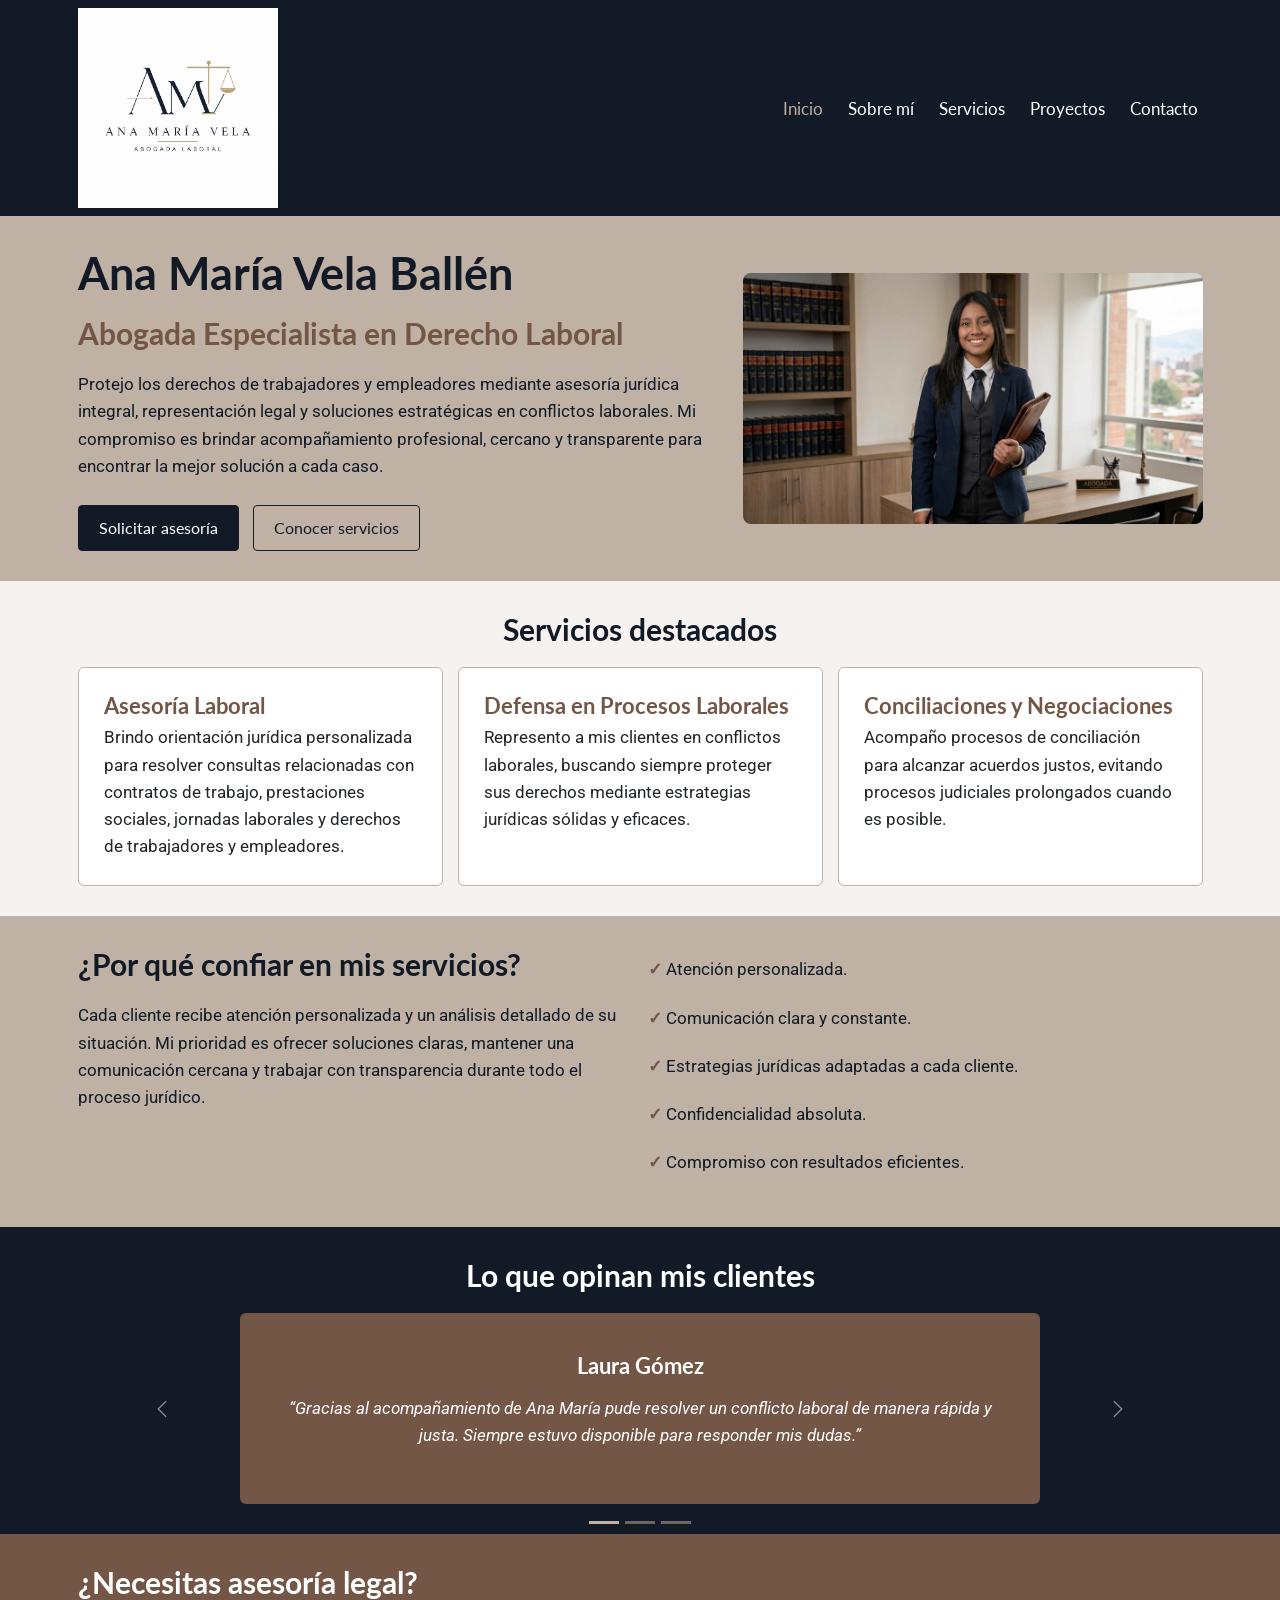
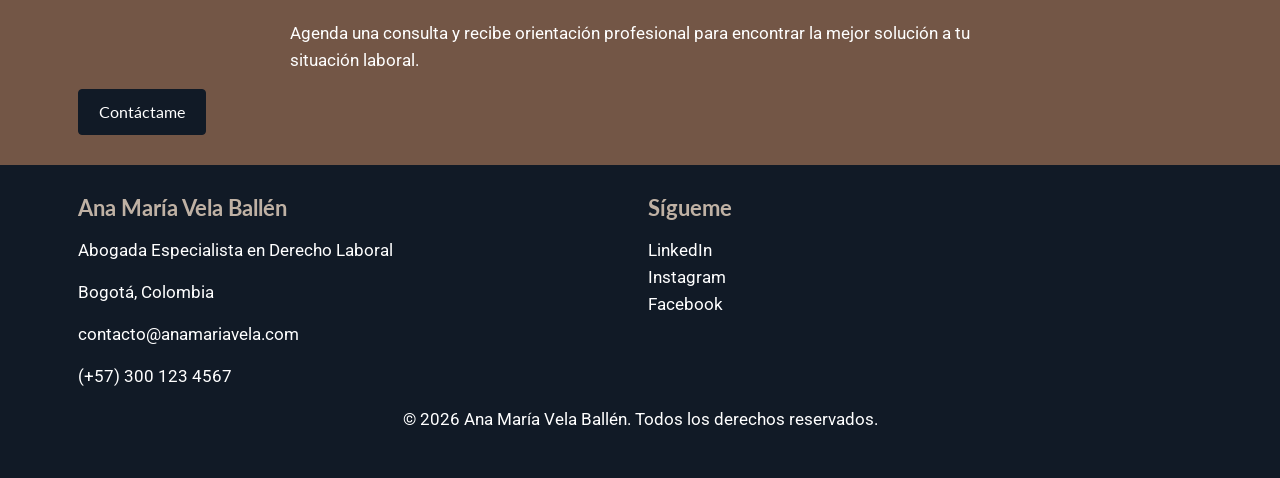
<file: index.html>
<!DOCTYPE html>
<html lang="es">

<head>
    <meta charset="UTF-8">
    <meta name="viewport" content="width=device-width, initial-scale=1.0">

    <title>Ana María Vela Ballén | Abogada Laboral</title>
    <link
        href="https://cdn.jsdelivr.net/npm/bootstrap@5.3.8/dist/css/bootstrap.min.css"
        rel="stylesheet"
        integrity="sha384-sRIl4kxILFvY47J16cr9ZwB07vP4J8+LH7qKQnuqkuIAvNWLzeN8tE5YBujZqJLB"
        crossorigin="anonymous">

    <link 
        href="https://unpkg.com/aos@2.3.1/dist/aos.css" rel="stylesheet">

    <link 
        rel="stylesheet" href="./css/style.css">
</head>

<body>

    <header>
        <nav class="navbar navbar-expand-lg">
            <div class="container">

                <a class="navbar-brand" href="./index.html">
                    <img
                        class="logo-navbar"
                        src="./img/logo.png"
                        alt="Logo de Ana María Vela, abogada laboral."
                    >
                </a>

                <button
                    class="navbar-toggler"
                    type="button"
                    data-bs-toggle="collapse"
                    data-bs-target="#menu-principal"
                    aria-controls="menu-principal"
                    aria-expanded="false"
                    aria-label="Abrir o cerrar menú de navegación"
                >
                    <span class="navbar-toggler-icon"></span>
                </button>

                <div class="collapse navbar-collapse" id="menu-principal">
                    <ul class="navbar-nav ms-auto">

                        <li class="nav-item">
                            <a
                                class="nav-link active"
                                aria-current="page"
                                href="./index.html"
                            >
                                Inicio
                            </a>
                        </li>

                        <li class="nav-item">
                            <a class="nav-link" href="./pages/sobremi.html">
                                Sobre mí
                            </a>
                        </li>

                        <li class="nav-item">
                            <a class="nav-link" href="./pages/servicios.html">
                                Servicios
                            </a>
                        </li>

                        <li class="nav-item">
                            <a class="nav-link" href="./pages/proyectos.html">
                                Proyectos
                            </a>
                        </li>

                        <li class="nav-item">
                            <a class="nav-link" href="./pages/contacto.html">
                                Contacto
                            </a>
                        </li>

                    </ul>
                </div>

            </div>
        </nav>
    </header>

    <main>

        <!-- Hero -->
        <section class="hero py-5">
            <div class="container">

                <div class="row align-items-center">

                    <div class="col-12 col-md-6 col-lg-7">

                        <h1>Ana María Vela Ballén</h1>

                        <h2>Abogada Especialista en Derecho Laboral</h2>

                        <p>
                            Protejo los derechos de trabajadores y empleadores mediante
                            asesoría jurídica integral, representación legal y soluciones
                            estratégicas en conflictos laborales. Mi compromiso es brindar
                            acompañamiento profesional, cercano y transparente para encontrar
                            la mejor solución a cada caso.
                        </p>

                        <a class="btn btn-primary" href="./pages/contacto.html">
                            Solicitar asesoría
                        </a>

                        <a class="btn btn-outline-primary" href="./pages/servicios.html">
                            Conocer servicios
                        </a>

                    </div>

                    <div class="col-12 col-md-6 col-lg-5">

                        <img
                            class="img-fluid"
                            src="./img/ana-profesional1.jpeg"
                            alt="Ana María Vela, abogada especialista en Derecho Laboral, sosteniendo una carpeta en su despacho jurídico."
                        >

                    </div>

                </div>

            </div>
        </section>

        <!-- Servicios destacados -->
        <section class="servicios-destacados py-5">
            <div class="container">

                <h2>Servicios destacados</h2>

                <div class="row">

                    <article class="col-12 col-md-6 col-lg-4">
                        <div class="card h-100">

                            <div class="card-body">
                                <h3 class="card-title">
                                    Asesoría Laboral
                                </h3>

                                <p class="card-text">
                                    Brindo orientación jurídica personalizada para resolver
                                    consultas relacionadas con contratos de trabajo,
                                    prestaciones sociales, jornadas laborales y derechos
                                    de trabajadores y empleadores.
                                </p>
                            </div>

                        </div>
                    </article>

                    <article class="col-12 col-md-6 col-lg-4">
                        <div class="card h-100">

                            <div class="card-body">
                                <h3 class="card-title">
                                    Defensa en Procesos Laborales
                                </h3>

                                <p class="card-text">
                                    Represento a mis clientes en conflictos laborales,
                                    buscando siempre proteger sus derechos mediante
                                    estrategias jurídicas sólidas y eficaces.
                                </p>
                            </div>

                        </div>
                    </article>

                    <article class="col-12 col-md-6 col-lg-4">
                        <div class="card h-100">

                            <div class="card-body">
                                <h3 class="card-title">
                                    Conciliaciones y Negociaciones
                                </h3>

                                <p class="card-text">
                                    Acompaño procesos de conciliación para alcanzar acuerdos
                                    justos, evitando procesos judiciales prolongados cuando
                                    es posible.
                                </p>
                            </div>

                        </div>
                    </article>

                </div>

            </div>
        </section>

        <!-- Por qué elegirme -->
        <section class="porque-elegirme py-5">
            <div class="container">

                <div class="row">

                    <div class="col-12 col-md-6">

                        <h2>¿Por qué confiar en mis servicios?</h2>

                        <p>
                            Cada cliente recibe atención personalizada y un análisis detallado
                            de su situación. Mi prioridad es ofrecer soluciones claras, mantener
                            una comunicación cercana y trabajar con transparencia durante todo
                            el proceso jurídico.
                        </p>

                    </div>

                    <div class="col-12 col-md-6">

                        <ul>
                            <li>Atención personalizada.</li>
                            <li>Comunicación clara y constante.</li>
                            <li>Estrategias jurídicas adaptadas a cada cliente.</li>
                            <li>Confidencialidad absoluta.</li>
                            <li>Compromiso con resultados eficientes.</li>
                        </ul>

                    </div>

                </div>

            </div>
        </section>

        <!-- Carousel de testimonios -->
        <section class="testimonios py-5">
            <div class="container">

                <h2>Lo que opinan mis clientes</h2>

                <div
                    id="carousel-testimonios"
                    class="carousel slide"
                    data-bs-ride="carousel"
                >

                    <div class="carousel-indicators">

                        <button
                            type="button"
                            data-bs-target="#carousel-testimonios"
                            data-bs-slide-to="0"
                            class="active"
                            aria-current="true"
                            aria-label="Testimonio 1"
                        ></button>

                        <button
                            type="button"
                            data-bs-target="#carousel-testimonios"
                            data-bs-slide-to="1"
                            aria-label="Testimonio 2"
                        ></button>

                        <button
                            type="button"
                            data-bs-target="#carousel-testimonios"
                            data-bs-slide-to="2"
                            aria-label="Testimonio 3"
                        ></button>

                    </div>

                    <div class="carousel-inner">

                        <div class="carousel-item active">
                            <article class="testimonio">
                                <h3>Laura Gómez</h3>

                                <p>
                                    “Gracias al acompañamiento de Ana María pude resolver
                                    un conflicto laboral de manera rápida y justa. Siempre
                                    estuvo disponible para responder mis dudas.”
                                </p>
                            </article>
                        </div>

                        <div class="carousel-item">
                            <article class="testimonio">
                                <h3>Carlos Méndez</h3>

                                <p>
                                    “Su profesionalismo y claridad me dieron la confianza
                                    necesaria para afrontar mi proceso laboral con tranquilidad.”
                                </p>
                            </article>
                        </div>

                        <div class="carousel-item">
                            <article class="testimonio">
                                <h3>Andrea Ruiz</h3>

                                <p>
                                    “Excelente atención, compromiso y acompañamiento durante
                                    todo el proceso. La recomiendo completamente.”
                                </p>
                            </article>
                        </div>

                    </div>

                    <button
                        class="carousel-control-prev"
                        type="button"
                        data-bs-target="#carousel-testimonios"
                        data-bs-slide="prev"
                    >
                        <span class="carousel-control-prev-icon"></span>
                        <span class="visually-hidden">Anterior</span>
                    </button>

                    <button
                        class="carousel-control-next"
                        type="button"
                        data-bs-target="#carousel-testimonios"
                        data-bs-slide="next"
                    >
                        <span class="carousel-control-next-icon"></span>
                        <span class="visually-hidden">Siguiente</span>
                    </button>

                </div>

            </div>
        </section>

        <!-- Llamado a la acción -->
        <section class="cta py-5">
            <div class="container">

                <h2>¿Necesitas asesoría legal?</h2>

                <p>
                    Agenda una consulta y recibe orientación profesional para encontrar
                    la mejor solución a tu situación laboral.
                </p>

                <a class="btn btn-primary" href="./pages/contacto.html">
                    Contáctame
                </a>

            </div>
        </section>

    </main>

    <footer class="py-5">
        <div class="container">

            <div class="row">

                <section class="col-12 col-md-6">

                    <h3>Ana María Vela Ballén</h3>

                    <p>Abogada Especialista en Derecho Laboral</p>
                    <p>Bogotá, Colombia</p>
                    <p>contacto@anamariavela.com</p>
                    <p>(+57) 300 123 4567</p>

                </section>

                <section class="col-12 col-md-6">

                    <h3>Sígueme</h3>

                    <ul>
                        <li><a href="#">LinkedIn</a></li>
                        <li><a href="#">Instagram</a></li>
                        <li><a href="#">Facebook</a></li>
                    </ul>

                </section>

            </div>



            <p class="text-center">
                © 2026 Ana María Vela Ballén. Todos los derechos reservados.
            </p>

        </div>
    </footer>

    <!--JavaScript -->
     <script 
        src="https://unpkg.com/aos@2.3.1/dist/aos.js">
    </script>

    <script>
         AOS.init();
    </script>

    <script
        src="https://cdn.jsdelivr.net/npm/bootstrap@5.3.8/dist/js/bootstrap.bundle.min.js"
        integrity="sha384-FKyoEForCGlyvwx9Hj09JcYn3nv7wiPVlz7YYwJrWVcXK/BmnVDxM+D2scQbITxI"
        crossorigin="anonymous"
    ></script>

</body>

</html>
</file>
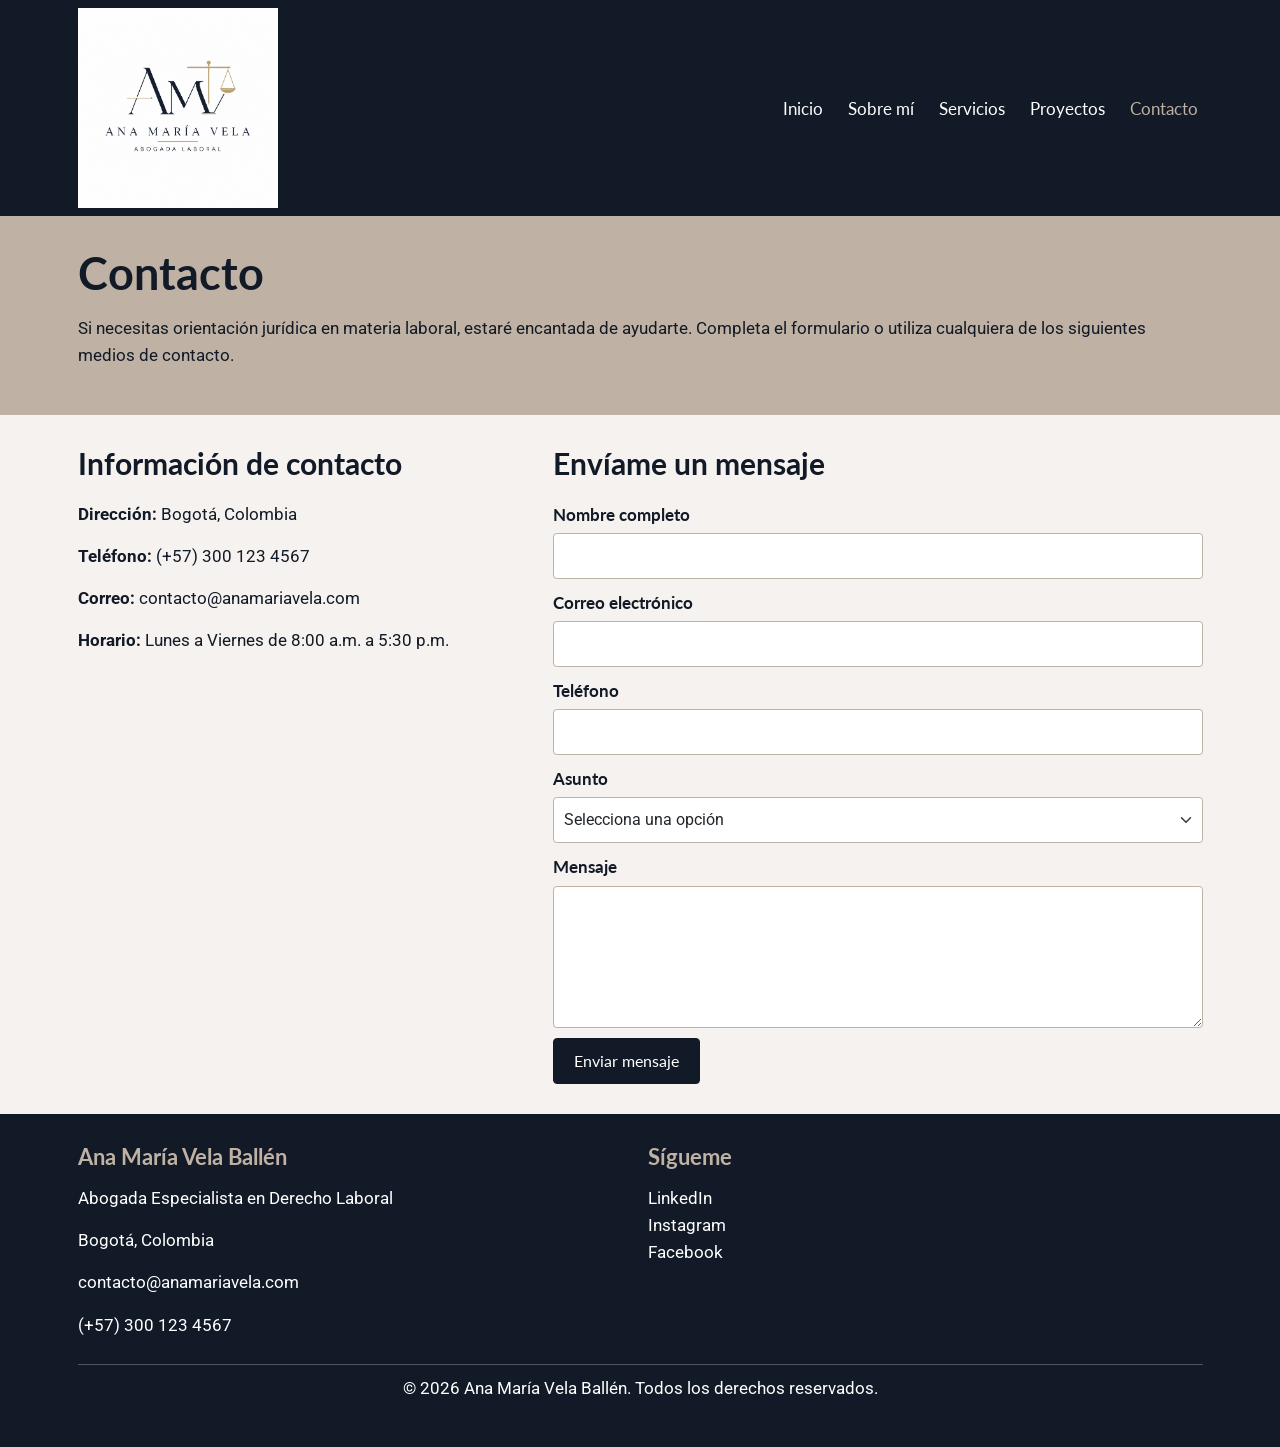
<file: pages/contacto.html>
<!DOCTYPE html>
<html lang="es">

<head>
    <meta charset="UTF-8">
    <meta name="viewport" content="width=device-width, initial-scale=1.0">
    <title>Contacto | Ana María Vela Ballén</title>

    <link href="https://cdn.jsdelivr.net/npm/bootstrap@5.3.8/dist/css/bootstrap.min.css" rel="stylesheet" integrity="sha384-sRIl4kxILFvY47J16cr9ZwB07vP4J8+LH7qKQnuqkuIAvNWLzeN8tE5YBujZqJLB" crossorigin="anonymous">
    <link href="https://unpkg.com/aos@2.3.1/dist/aos.css" rel="stylesheet">
    <link rel="stylesheet" href="../css/style.css">
</head>

<body>

<header>

    <nav class="navbar navbar-expand-lg">
        <div class="container">

            <a class="navbar-brand" href="../index.html">
                <img class="logo-navbar" src="../img/logo.png" alt="Logo de Ana María Vela Ballén">
            </a>

            <button class="navbar-toggler" type="button" data-bs-toggle="collapse" data-bs-target="#menu-principal" aria-controls="menu-principal" aria-expanded="false" aria-label="Abrir menú">
                <span class="navbar-toggler-icon"></span>
            </button>

            <div class="collapse navbar-collapse" id="menu-principal">

                <ul class="navbar-nav ms-auto">

                    <li class="nav-item">
                        <a class="nav-link" href="../index.html">Inicio</a>
                    </li>

                    <li class="nav-item">
                        <a class="nav-link" href="./sobremi.html">Sobre mí</a>
                    </li>

                    <li class="nav-item">
                        <a class="nav-link" href="./servicios.html">Servicios</a>
                    </li>

                    <li class="nav-item">
                        <a class="nav-link" href="./proyectos.html">Proyectos</a>
                    </li>

                    <li class="nav-item">
                        <a class="nav-link active" aria-current="page" href="./contacto.html">Contacto</a>
                    </li>

                </ul>

            </div>

        </div>
    </nav>

</header>

<main>

    <section class="presentacion-contacto py-5">

        <div class="container">

            <h1>Contacto</h1>

            <p>
                Si necesitas orientación jurídica en materia laboral, estaré encantada de ayudarte.
                Completa el formulario o utiliza cualquiera de los siguientes medios de contacto.
            </p>

        </div>

    </section>

    <section class="informacion-contacto py-5">

        <div class="container">

            <div class="row">

                <div class="col-12 col-lg-5">

                    <h2>Información de contacto</h2>

                    <p><strong>Dirección:</strong> Bogotá, Colombia</p>
                    <p><strong>Teléfono:</strong> (+57) 300 123 4567</p>
                    <p><strong>Correo:</strong> contacto@anamariavela.com</p>
                    <p><strong>Horario:</strong> Lunes a Viernes de 8:00 a.m. a 5:30 p.m.</p>

                </div>

                <div class="col-12 col-lg-7">

                    <h2>Envíame un mensaje</h2>

                    <form>

                        <div class="mb-3">
                            <label for="nombre" class="form-label">Nombre completo</label>
                            <input type="text" class="form-control" id="nombre" required>
                        </div>

                        <div class="mb-3">
                            <label for="correo" class="form-label">Correo electrónico</label>
                            <input type="email" class="form-control" id="correo" required>
                        </div>

                        <div class="mb-3">
                            <label for="telefono" class="form-label">Teléfono</label>
                            <input type="tel" class="form-control" id="telefono">
                        </div>

                        <div class="mb-3">
                            <label for="asunto" class="form-label">Asunto</label>
                            <select class="form-select" id="asunto">
                                <option selected>Selecciona una opción</option>
                                <option>Asesoría laboral</option>
                                <option>Contratos de trabajo</option>
                                <option>Despidos</option>
                                <option>Conciliaciones</option>
                                <option>Otro</option>
                            </select>
                        </div>

                        <div class="mb-3">
                            <label for="mensaje" class="form-label">Mensaje</label>
                            <textarea class="form-control" id="mensaje" rows="5"></textarea>
                        </div>

                        <button type="submit" class="btn btn-primary">
                            Enviar mensaje
                        </button>

                    </form>

                </div>

            </div>

        </div>

    </section>

</main>

<footer class="py-5">

    <div class="container">

        <div class="row">

            <section class="col-12 col-md-6">

                <h3>Ana María Vela Ballén</h3>

                <p>Abogada Especialista en Derecho Laboral</p>
                <p>Bogotá, Colombia</p>
                <p>contacto@anamariavela.com</p>
                <p>(+57) 300 123 4567</p>

            </section>

            <section class="col-12 col-md-6">

                <h3>Sígueme</h3>

                <ul>
                    <li><a href="#">LinkedIn</a></li>
                    <li><a href="#">Instagram</a></li>
                    <li><a href="#">Facebook</a></li>
                </ul>

            </section>

        </div>

        <hr>

        <p class="text-center">
            © 2026 Ana María Vela Ballén. Todos los derechos reservados.
        </p>

    </div>

</footer>
<!--JavaScript -->
<script 
     src="https://unpkg.com/aos@2.3.1/dist/aos.js">
</script>

<script>
         AOS.init();
</script>

<script 
     src="https://cdn.jsdelivr.net/npm/bootstrap@5.3.8/dist/js/bootstrap.bundle.min.js" integrity="sha384-FKyoEForCGlyvwx9Hj09JcYn3nv7wiPVlz7YYwJrWVcXK/BmnVDxM+D2scQbITxI" crossorigin="anonymous">
</script>
</body>

</html>
</file>
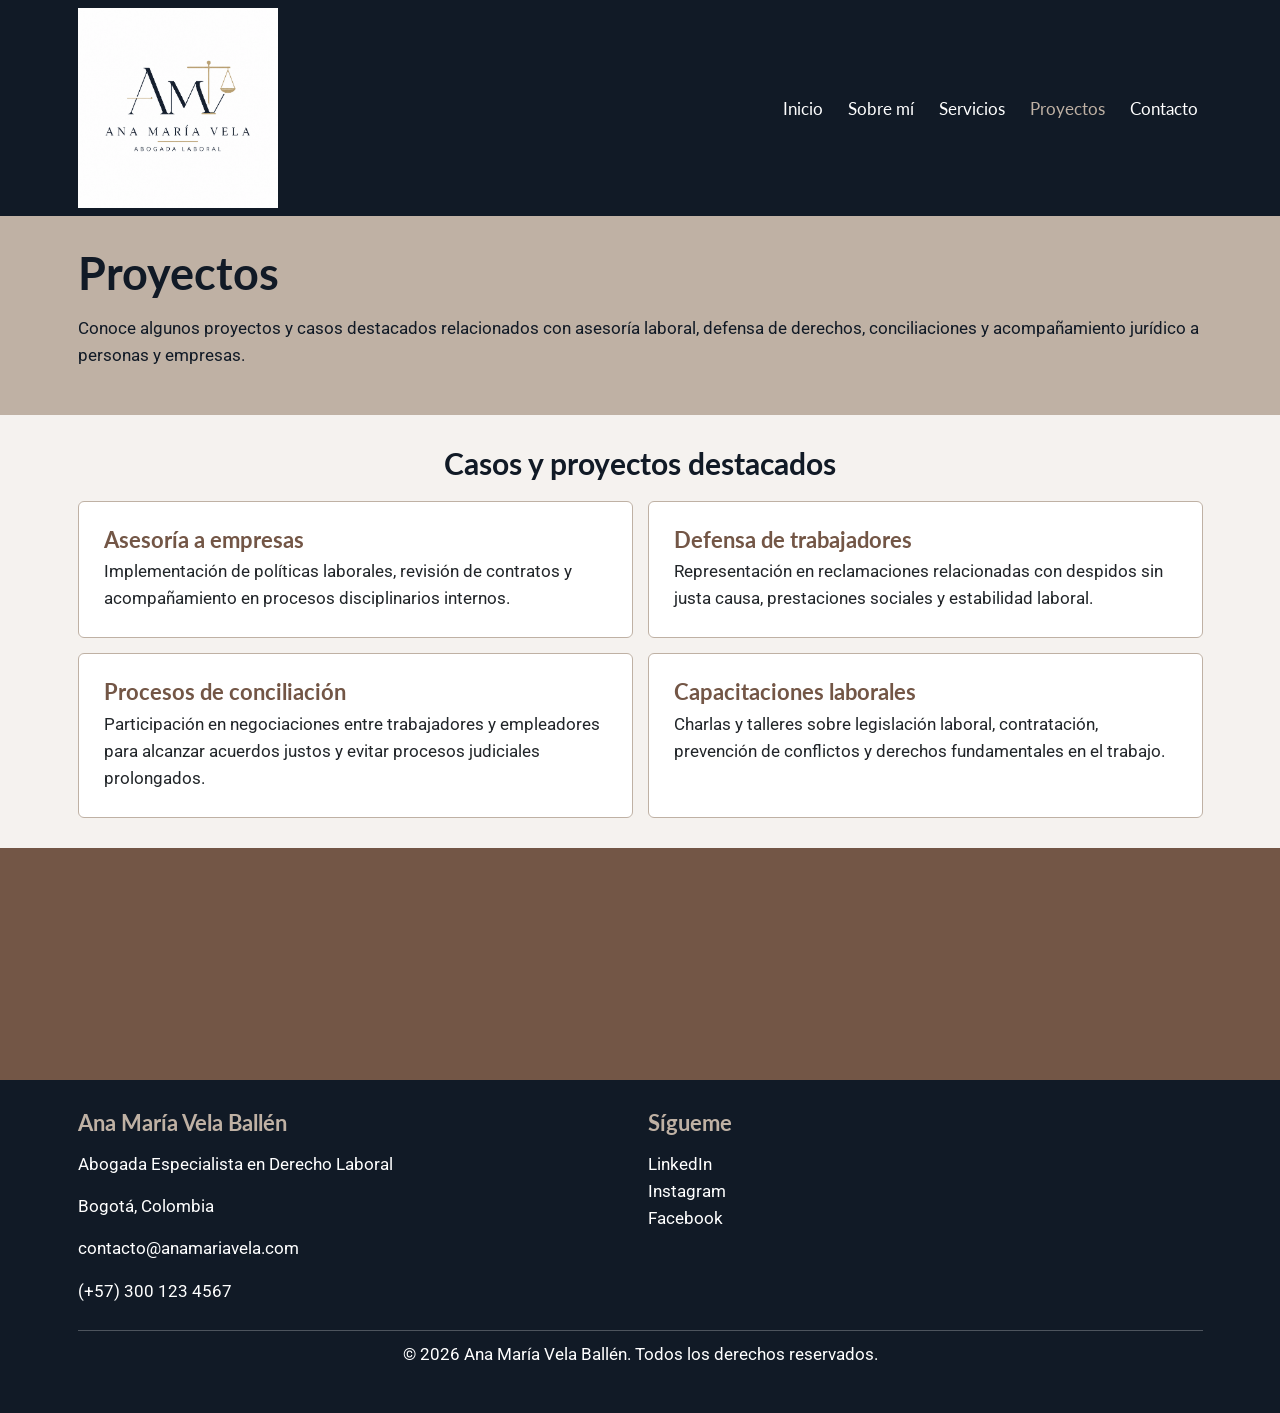
<file: pages/proyectos.html>
<!DOCTYPE html>
<html lang="es">

<head>
    <meta charset="UTF-8">
    <meta name="viewport" content="width=device-width, initial-scale=1.0">
    <title>Proyectos | Ana María Vela Ballén</title>

    <link href="https://cdn.jsdelivr.net/npm/bootstrap@5.3.8/dist/css/bootstrap.min.css" rel="stylesheet" integrity="sha384-sRIl4kxILFvY47J16cr9ZwB07vP4J8+LH7qKQnuqkuIAvNWLzeN8tE5YBujZqJLB" crossorigin="anonymous">
    <link href="https://unpkg.com/aos@2.3.1/dist/aos.css" rel="stylesheet">
    <link rel="stylesheet" href="../css/style.css">
</head>

<body>

<header>

    <nav class="navbar navbar-expand-lg">
        <div class="container">

            <a class="navbar-brand" href="../index.html">
                <img class="logo-navbar" src="../img/logo.png" alt="Logo de Ana María Vela Ballén">
            </a>

            <button class="navbar-toggler" type="button" data-bs-toggle="collapse" data-bs-target="#menu-principal" aria-controls="menu-principal" aria-expanded="false" aria-label="Abrir menú">
                <span class="navbar-toggler-icon"></span>
            </button>

            <div class="collapse navbar-collapse" id="menu-principal">

                <ul class="navbar-nav ms-auto">

                    <li class="nav-item">
                        <a class="nav-link" href="../index.html">Inicio</a>
                    </li>

                    <li class="nav-item">
                        <a class="nav-link" href="./sobremi.html">Sobre mí</a>
                    </li>

                    <li class="nav-item">
                        <a class="nav-link" href="./servicios.html">Servicios</a>
                    </li>

                    <li class="nav-item">
                        <a class="nav-link active" aria-current="page" href="./proyectos.html">Proyectos</a>
                    </li>

                    <li class="nav-item">
                        <a class="nav-link" href="./contacto.html">Contacto</a>
                    </li>

                </ul>

            </div>

        </div>
    </nav>

</header>

<main>

    <section class="presentacion-proyectos py-5">

        <div class="container">

            <h1>Proyectos</h1>

            <p>
                Conoce algunos proyectos y casos destacados relacionados con asesoría laboral,
                defensa de derechos, conciliaciones y acompañamiento jurídico a personas y empresas.
            </p>

        </div>

    </section>

    <section class="lista-proyectos py-5">

        <div class="container">

            <h2>Casos y proyectos destacados</h2>

            <div class="row g-4">

                <article class="col-12 col-md-6">

                    <div class="card h-100">

                        <div class="card-body">

                            <h3 class="card-title">
                                Asesoría a empresas
                            </h3>

                            <p class="card-text">
                                Implementación de políticas laborales, revisión de contratos y acompañamiento
                                en procesos disciplinarios internos.
                            </p>

                        </div>

                    </div>

                </article>

                <article class="col-12 col-md-6">

                    <div class="card h-100">

                        <div class="card-body">

                            <h3 class="card-title">
                                Defensa de trabajadores
                            </h3>

                            <p class="card-text">
                                Representación en reclamaciones relacionadas con despidos sin justa causa,
                                prestaciones sociales y estabilidad laboral.
                            </p>

                        </div>

                    </div>

                </article>

                <article class="col-12 col-md-6">

                    <div class="card h-100">

                        <div class="card-body">

                            <h3 class="card-title">
                                Procesos de conciliación
                            </h3>

                            <p class="card-text">
                                Participación en negociaciones entre trabajadores y empleadores para alcanzar
                                acuerdos justos y evitar procesos judiciales prolongados.
                            </p>

                        </div>

                    </div>

                </article>

                <article class="col-12 col-md-6">

                    <div class="card h-100">

                        <div class="card-body">

                            <h3 class="card-title">
                                Capacitaciones laborales
                            </h3>

                            <p class="card-text">
                                Charlas y talleres sobre legislación laboral, contratación, prevención de conflictos
                                y derechos fundamentales en el trabajo.
                            </p>

                        </div>

                    </div>

                </article>

            </div>

        </div>

    </section>

    <section class="cta py-5">

        <div data-aos="fade-down" class="container">

            <h2>¿Necesitas orientación laboral?</h2>

            <p>
                Agenda una consulta y recibe asesoría jurídica personalizada
                para encontrar la mejor solución a tu situación.
            </p>

            <a class="btn btn-primary" href="./contacto.html">
                Solicitar asesoría
            </a>

        </div>

    </section>

</main>

<footer class="py-5">

    <div class="container">

        <div class="row">

            <section class="col-12 col-md-6">

                <h3>Ana María Vela Ballén</h3>

                <p>Abogada Especialista en Derecho Laboral</p>
                <p>Bogotá, Colombia</p>
                <p>contacto@anamariavela.com</p>
                <p>(+57) 300 123 4567</p>

            </section>

            <section class="col-12 col-md-6">

                <h3>Sígueme</h3>

                <ul>
                    <li><a href="#">LinkedIn</a></li>
                    <li><a href="#">Instagram</a></li>
                    <li><a href="#">Facebook</a></li>
                </ul>

            </section>

        </div>

        <hr>

        <p class="text-center">
            © 2026 Ana María Vela Ballén. Todos los derechos reservados.
        </p>

    </div>

</footer>
<!--JavaScript -->
<script 
     src="https://unpkg.com/aos@2.3.1/dist/aos.js">
</script>

<script>
      AOS.init();
</script>

<script 
     src="https://cdn.jsdelivr.net/npm/bootstrap@5.3.8/dist/js/bootstrap.bundle.min.js" integrity="sha384-FKyoEForCGlyvwx9Hj09JcYn3nv7wiPVlz7YYwJrWVcXK/BmnVDxM+D2scQbITxI" crossorigin="anonymous">
</script>

</body>

</html>
</file>
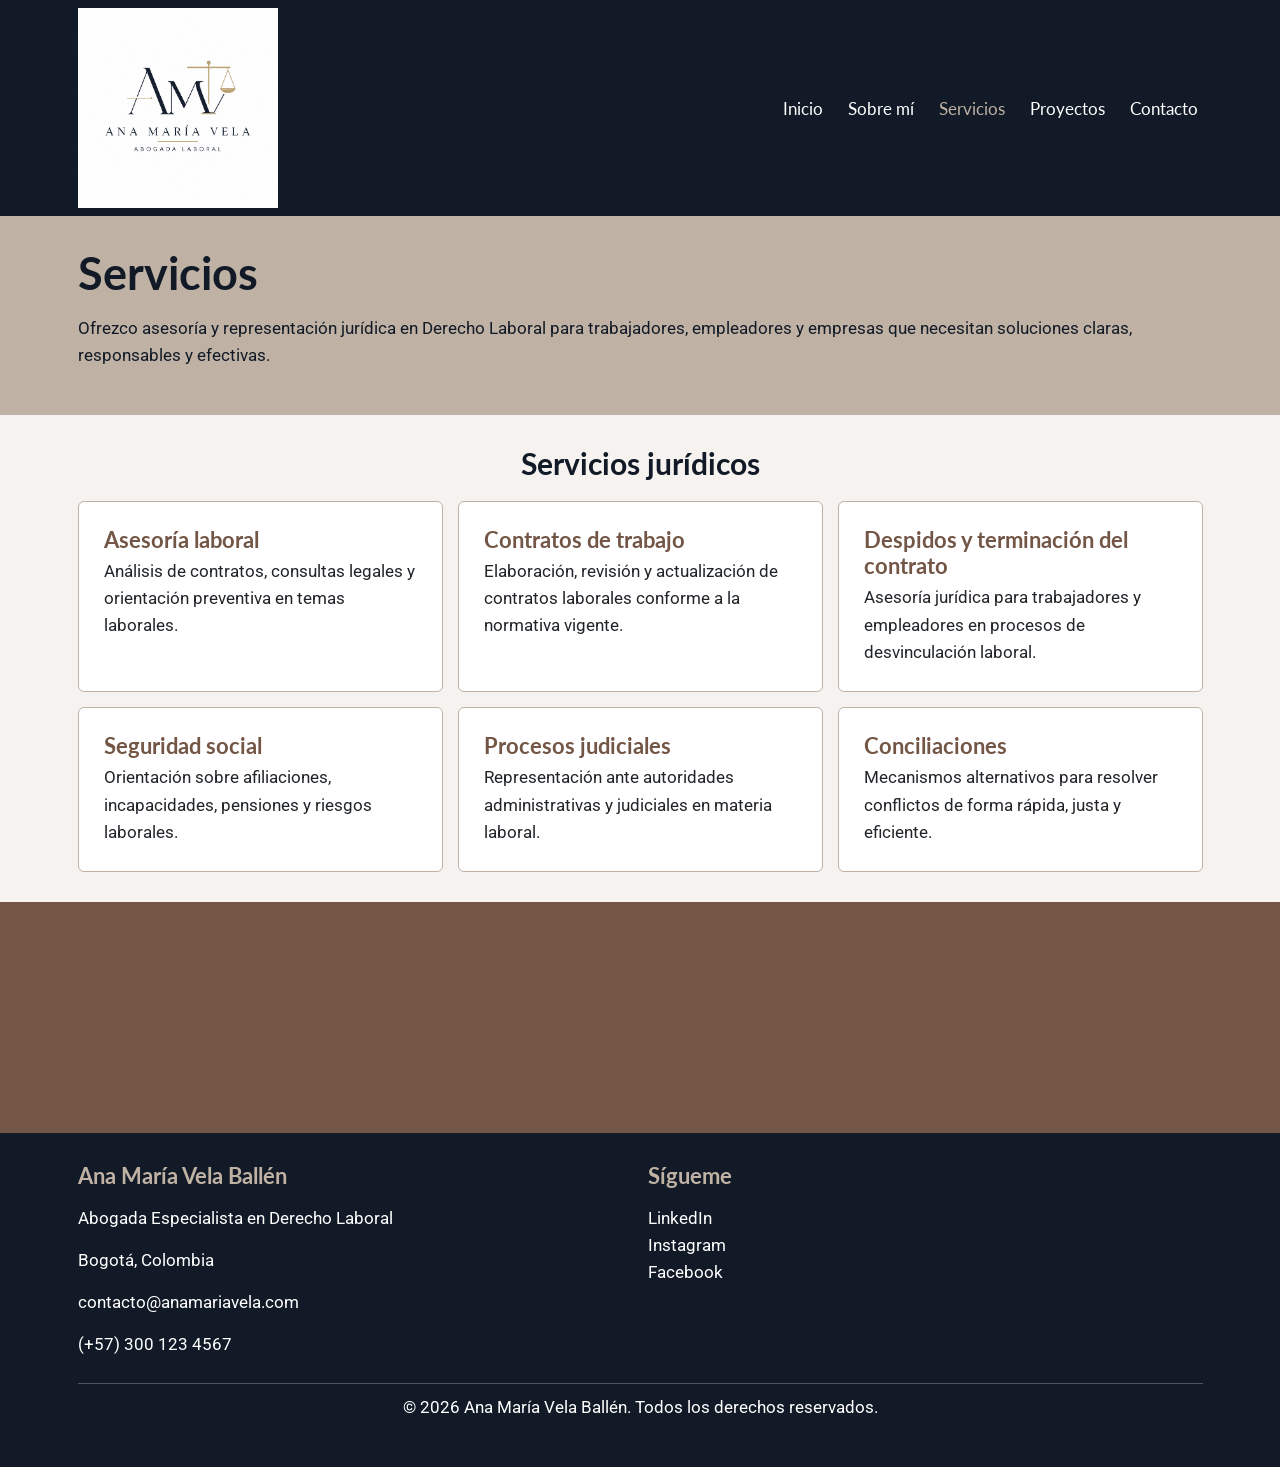
<file: pages/servicios.html>
<!DOCTYPE html>
<html lang="es">

<head>
    <meta charset="UTF-8">
    <meta name="viewport" content="width=device-width, initial-scale=1.0">
    <title>Servicios | Ana María Vela Ballén</title>

    <link href="https://cdn.jsdelivr.net/npm/bootstrap@5.3.8/dist/css/bootstrap.min.css" rel="stylesheet" integrity="sha384-sRIl4kxILFvY47J16cr9ZwB07vP4J8+LH7qKQnuqkuIAvNWLzeN8tE5YBujZqJLB" crossorigin="anonymous">
    <link href="https://unpkg.com/aos@2.3.1/dist/aos.css" rel="stylesheet">
    <link rel="stylesheet" href="../css/style.css">
</head>

<body>

<header>

    <nav class="navbar navbar-expand-lg">
        <div class="container">

            <a class="navbar-brand" href="../index.html">
                <img class="logo-navbar" src="../img/logo.png" alt="Logo de Ana María Vela Ballén">
            </a>

            <button class="navbar-toggler" type="button" data-bs-toggle="collapse" data-bs-target="#menu-principal" aria-controls="menu-principal" aria-expanded="false" aria-label="Abrir menú">
                <span class="navbar-toggler-icon"></span>
            </button>

            <div class="collapse navbar-collapse" id="menu-principal">

                <ul class="navbar-nav ms-auto">

                    <li class="nav-item">
                        <a class="nav-link" href="../index.html">Inicio</a>
                    </li>

                    <li class="nav-item">
                        <a class="nav-link" href="./sobremi.html">Sobre mí</a>
                    </li>

                    <li class="nav-item">
                        <a class="nav-link active" aria-current="page" href="./servicios.html">Servicios</a>
                    </li>

                    <li class="nav-item">
                        <a class="nav-link" href="./proyectos.html">Proyectos</a>
                    </li>

                    <li class="nav-item">
                        <a class="nav-link" href="./contacto.html">Contacto</a>
                    </li>

                </ul>

            </div>

        </div>
    </nav>

</header>

<main>

    <section class="presentacion-servicios py-5">

        <div class="container">

            <h1>Servicios</h1>

            <p>
                Ofrezco asesoría y representación jurídica en Derecho Laboral para trabajadores,
                empleadores y empresas que necesitan soluciones claras, responsables y efectivas.
            </p>

        </div>

    </section>

    <section class="lista-servicios py-5">

        <div class="container">

            <h2>Servicios jurídicos</h2>

            <div class="row g-4">

                <article class="col-12 col-md-6 col-lg-4">

                    <div class="card h-100">

                        <div class="card-body">

                            <h3 class="card-title">
                                Asesoría laboral
                            </h3>

                            <p class="card-text">
                                Análisis de contratos, consultas legales y orientación preventiva en temas laborales.
                            </p>

                        </div>

                    </div>

                </article>

                <article class="col-12 col-md-6 col-lg-4">

                    <div class="card h-100">

                        <div class="card-body">

                            <h3 class="card-title">
                                Contratos de trabajo
                            </h3>

                            <p class="card-text">
                                Elaboración, revisión y actualización de contratos laborales conforme a la normativa vigente.
                            </p>

                        </div>

                    </div>

                </article>

                <article class="col-12 col-md-6 col-lg-4">

                    <div class="card h-100">

                        <div class="card-body">

                            <h3 class="card-title">
                                Despidos y terminación del contrato
                            </h3>

                            <p class="card-text">
                                Asesoría jurídica para trabajadores y empleadores en procesos de desvinculación laboral.
                            </p>

                        </div>

                    </div>

                </article>

                <article class="col-12 col-md-6 col-lg-4">

                    <div class="card h-100">

                        <div class="card-body">

                            <h3 class="card-title">
                                Seguridad social
                            </h3>

                            <p class="card-text">
                                Orientación sobre afiliaciones, incapacidades, pensiones y riesgos laborales.
                            </p>

                        </div>

                    </div>

                </article>

                <article class="col-12 col-md-6 col-lg-4">

                    <div class="card h-100">

                        <div class="card-body">

                            <h3 class="card-title">
                                Procesos judiciales
                            </h3>

                            <p class="card-text">
                                Representación ante autoridades administrativas y judiciales en materia laboral.
                            </p>

                        </div>

                    </div>

                </article>

                <article class="col-12 col-md-6 col-lg-4">

                    <div class="card h-100">

                        <div class="card-body">

                            <h3 class="card-title">
                                Conciliaciones
                            </h3>

                            <p class="card-text">
                                Mecanismos alternativos para resolver conflictos de forma rápida, justa y eficiente.
                            </p>

                        </div>

                    </div>

                </article>

            </div>

        </div>

    </section>

    <section class="cta py-5">

        <div data-aos="fade-down" class="container">

            <h2>¿Necesitas orientación laboral?</h2>

            <p>
                Agenda una consulta y recibe asesoría jurídica personalizada
                para encontrar la mejor solución a tu situación.
            </p>

            <a class="btn btn-primary" href="./contacto.html">
                Solicitar asesoría
            </a>

        </div>

    </section>

</main>

<footer class="py-5">

    <div class="container">

        <div class="row">

            <section class="col-12 col-md-6">

                <h3>Ana María Vela Ballén</h3>

                <p>Abogada Especialista en Derecho Laboral</p>
                <p>Bogotá, Colombia</p>
                <p>contacto@anamariavela.com</p>
                <p>(+57) 300 123 4567</p>

            </section>

            <section class="col-12 col-md-6">

                <h3>Sígueme</h3>

                <ul>
                    <li><a href="#">LinkedIn</a></li>
                    <li><a href="#">Instagram</a></li>
                    <li><a href="#">Facebook</a></li>
                </ul>

            </section>

        </div>

        <hr>

        <p class="text-center">
            © 2026 Ana María Vela Ballén. Todos los derechos reservados.
        </p>

    </div>

</footer>
<!--JavaScript -->
<script 
     src="https://unpkg.com/aos@2.3.1/dist/aos.js">
</script>

<script>
      AOS.init();
</script>

<script 
     src="https://cdn.jsdelivr.net/npm/bootstrap@5.3.8/dist/js/bootstrap.bundle.min.js" integrity="sha384-FKyoEForCGlyvwx9Hj09JcYn3nv7wiPVlz7YYwJrWVcXK/BmnVDxM+D2scQbITxI" crossorigin="anonymous">
</script>

</body>
</html>
</file>
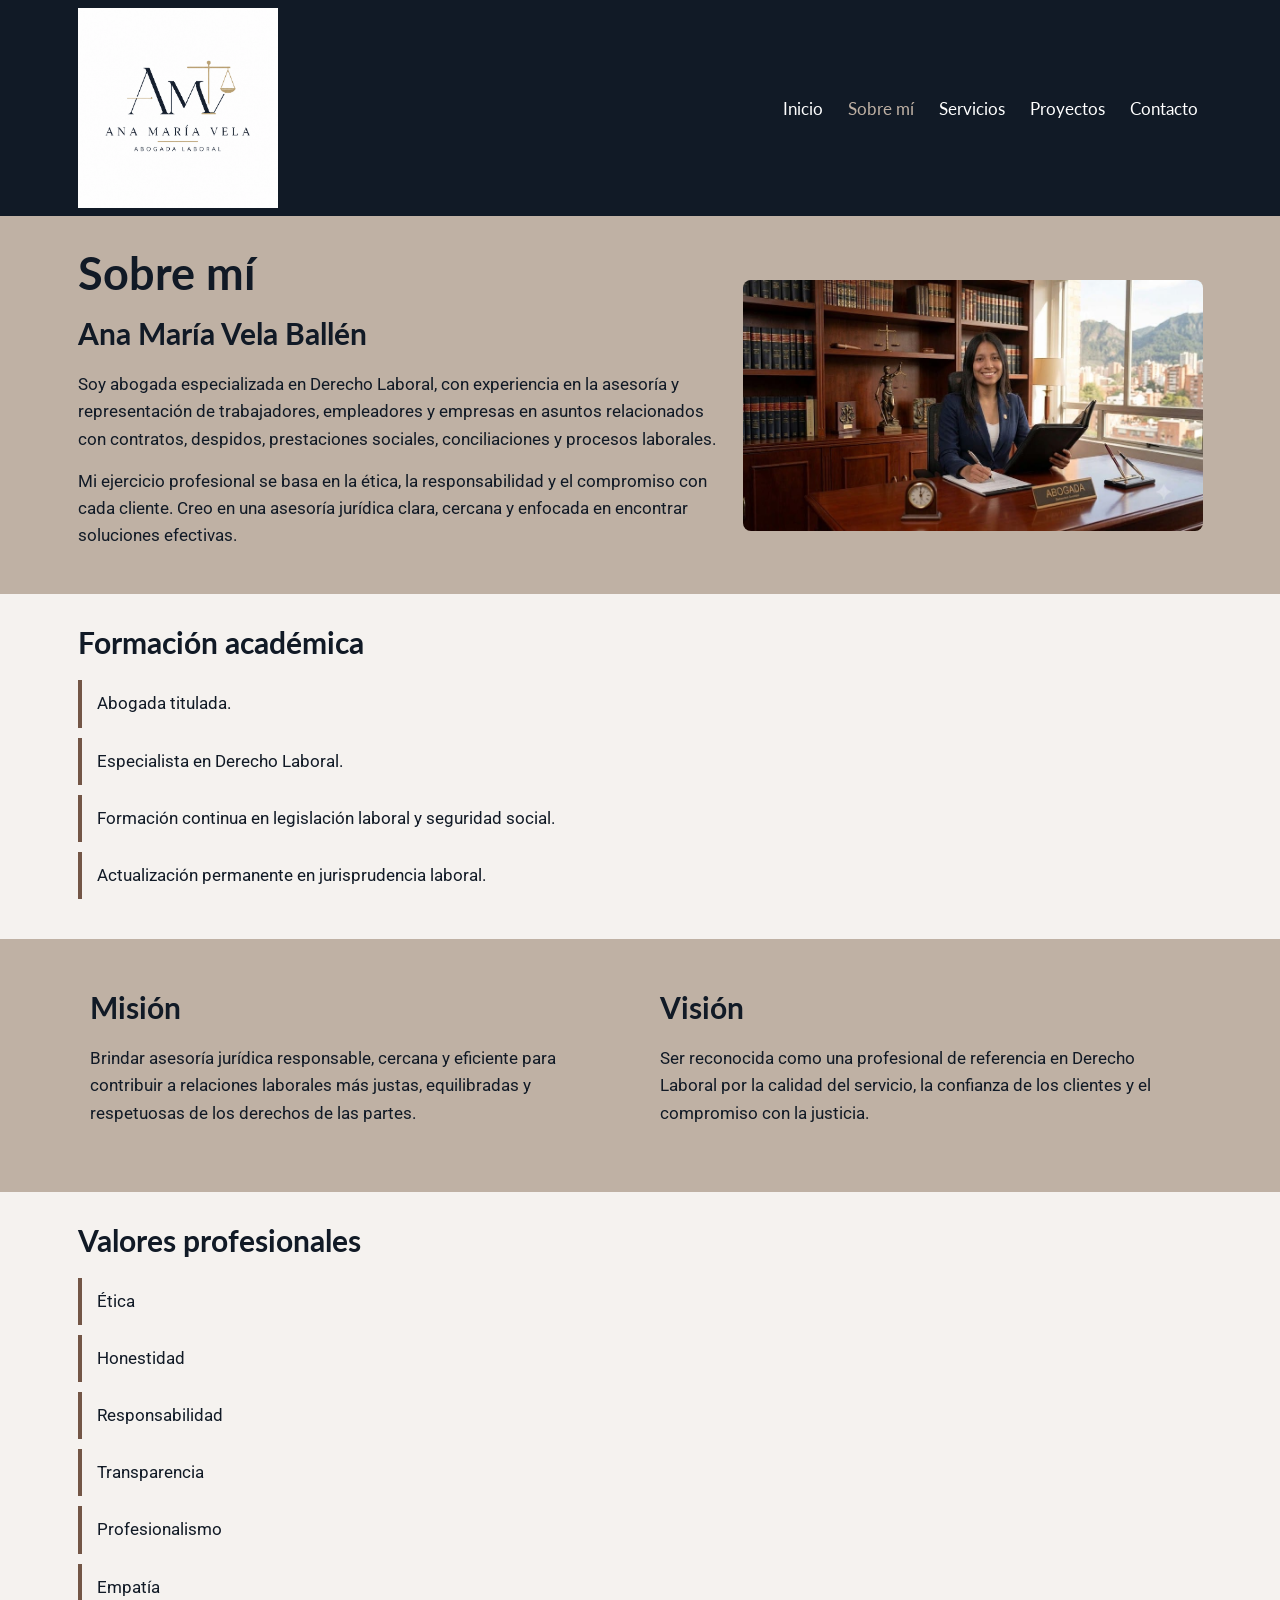
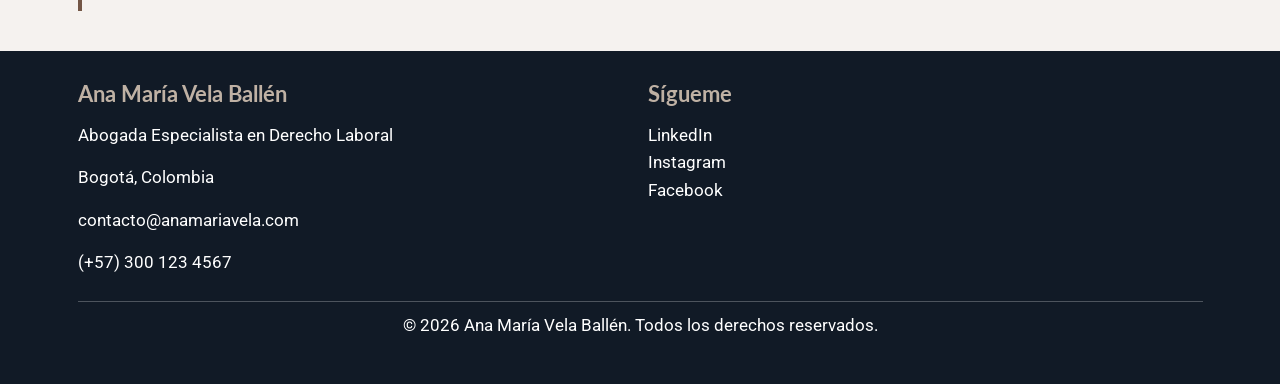
<file: pages/sobremi.html>
<!DOCTYPE html>
<html lang="es">
<head>
    <meta charset="UTF-8">
    <meta name="viewport" content="width=device-width, initial-scale=1.0">
    <title>Ana María Vela Ballén | Abogada Laboral</title>

    <link href="https://cdn.jsdelivr.net/npm/bootstrap@5.3.8/dist/css/bootstrap.min.css" rel="stylesheet" integrity="sha384-sRIl4kxILFvY47J16cr9ZwB07vP4J8+LH7qKQnuqkuIAvNWLzeN8tE5YBujZqJLB" crossorigin="anonymous">
    <link href="https://unpkg.com/aos@2.3.1/dist/aos.css" rel="stylesheet">
    <link rel="stylesheet" href="../css/style.css">
</head>

<body>

<header>

    <nav class="navbar navbar-expand-lg">
        <div class="container">

            <a class="navbar-brand" href="../index.html">
                <img class="logo-navbar" src="../img/logo.png" alt="Logo de Ana María Vela Ballén">
            </a>

            <button class="navbar-toggler" type="button" data-bs-toggle="collapse" data-bs-target="#menu-principal" aria-controls="menu-principal" aria-expanded="false" aria-label="Abrir menú">
                <span class="navbar-toggler-icon"></span>
            </button>

            <div class="collapse navbar-collapse" id="menu-principal">

                <ul class="navbar-nav ms-auto">

                    <li class="nav-item">
                        <a class="nav-link" href="../index.html">Inicio</a>
                    </li>

                    <li class="nav-item">
                        <a class="nav-link active" href="./sobremi.html">Sobre mí</a>
                    </li>

                    <li class="nav-item">
                        <a class="nav-link" href="./servicios.html">Servicios</a>
                    </li>

                    <li class="nav-item">
                        <a class="nav-link" href="./proyectos.html">Proyectos</a>
                    </li>

                    <li class="nav-item">
                        <a class="nav-link" href="./contacto.html">Contacto</a>
                    </li>

                </ul>

            </div>

        </div>
    </nav>

</header>

<main>

    <section class="presentacion-sobremi py-5">

        <div class="container">

            <div class="row align-items-center">

                <div class="col-12 col-md-6 col-lg-7">

                    <h1>Sobre mí</h1>

                    <h2>Ana María Vela Ballén</h2>

                    <p>
                        Soy abogada especializada en Derecho Laboral, con experiencia en la asesoría
                        y representación de trabajadores, empleadores y empresas en asuntos relacionados
                        con contratos, despidos, prestaciones sociales, conciliaciones y procesos laborales.
                    </p>

                    <p>
                        Mi ejercicio profesional se basa en la ética, la responsabilidad y el compromiso
                        con cada cliente. Creo en una asesoría jurídica clara, cercana y enfocada en
                        encontrar soluciones efectivas.
                    </p>

                </div>

                <div class="col-12 col-md-6 col-lg-5">

                    <img class="img-fluid"
                    src="../img/ana-profesional2.jpeg"
                    alt="Ana María Vela Ballén, abogada laboral">

                </div>

            </div>

        </div>

    </section>

    <section class="formacion py-5">

        <div class="container">

            <h2>Formación académica</h2>

            <ul>
                <li>Abogada titulada.</li>
                <li>Especialista en Derecho Laboral.</li>
                <li>Formación continua en legislación laboral y seguridad social.</li>
                <li>Actualización permanente en jurisprudencia laboral.</li>
            </ul>

        </div>

    </section>

    <section class="mision-vision py-5">

        <div class="container">

            <div class="row">

                <article class="col-12 col-md-6">

                    <h2>Misión</h2>

                    <p>
                        Brindar asesoría jurídica responsable, cercana y eficiente para contribuir
                        a relaciones laborales más justas, equilibradas y respetuosas de los derechos
                        de las partes.
                    </p>

                </article>

                <article class="col-12 col-md-6">

                    <h2>Visión</h2>

                    <p>
                        Ser reconocida como una profesional de referencia en Derecho Laboral por
                        la calidad del servicio, la confianza de los clientes y el compromiso
                        con la justicia.
                    </p>

                </article>

            </div>

        </div>

    </section>

    <section class="valores py-5">

        <div class="container">

            <h2>Valores profesionales</h2>

            <ul>
                <li>Ética</li>
                <li>Honestidad</li>
                <li>Responsabilidad</li>
                <li>Transparencia</li>
                <li>Profesionalismo</li>
                <li>Empatía</li>
            </ul>

        </div>

    </section>

</main>

<footer class="py-5">

    <div class="container">

        <div class="row">

            <section class="col-12 col-md-6">

                <h3>Ana María Vela Ballén</h3>

                <p>Abogada Especialista en Derecho Laboral</p>

                <p>Bogotá, Colombia</p>

                <p>contacto@anamariavela.com</p>

                <p>(+57) 300 123 4567</p>

            </section>

            <section class="col-12 col-md-6">

                <h3>Sígueme</h3>

                <ul>
                    <li><a href="#">LinkedIn</a></li>
                    <li><a href="#">Instagram</a></li>
                    <li><a href="#">Facebook</a></li>
                </ul>

            </section>

        </div>

        <hr>

        <p class="text-center">
            © 2026 Ana María Vela Ballén. Todos los derechos reservados.
        </p>

    </div>

</footer>
<!--JavaScript -->
<script 
     src="https://unpkg.com/aos@2.3.1/dist/aos.js">
</script>

<script>
     AOS.init();
</script>

<script 
     src="https://cdn.jsdelivr.net/npm/bootstrap@5.3.8/dist/js/bootstrap.bundle.min.js" integrity="sha384-FKyoEForCGlyvwx9Hj09JcYn3nv7wiPVlz7YYwJrWVcXK/BmnVDxM+D2scQbITxI" crossorigin="anonymous">
</script>

</body>
</html>
</file>
<file: css/style.css>
@charset "UTF-8";
@import url("https://fonts.googleapis.com/css2?family=Lato:wght@400;700&family=Roboto:wght@300;400;500&display=swap");
* {
  margin: 0;
  padding: 0;
  box-sizing: border-box;
}

html {
  font-size: 62.5%;
}

body {
  background-color: #F5F2EF;
  color: #111A26;
  font-family: "Roboto", sans-serif;
  font-size: 1.7rem;
  line-height: 1.6;
}

h1,
h2,
h3 {
  color: #111A26;
  font-family: "Lato", sans-serif;
  font-weight: 700;
}

h1 {
  font-size: 4.5rem;
  margin-bottom: 1.5rem;
}

h2 {
  font-size: 3rem;
  margin-bottom: 2rem;
}

h3 {
  font-size: 2.2rem;
  margin-bottom: 1.5rem;
}

p {
  margin-bottom: 1.5rem;
}

a {
  color: #735646;
  text-decoration: none;
}

img {
  max-width: 100%;
  height: auto;
}

ul {
  padding-left: 2rem;
}

header {
  background-color: #111A26;
}

.navbar {
  min-height: 9rem;
}
.navbar .navbar-toggler {
  border-color: #BFB1A4;
}
.navbar .navbar-toggler-icon {
  filter: invert(1);
}

.logo-navbar {
  width: 20rem;
  transition: transform 0.3s;
}
.logo-navbar:hover {
  transform: translateY(-5px) scale(1.03);
}

.navbar-nav .nav-link {
  color: #FFFFFF;
  font-family: "Lato", sans-serif;
  font-size: 1.7rem;
  margin-left: 1.5rem;
}
.navbar-nav .nav-link:hover, .navbar-nav .nav-link:focus {
  color: #BFB1A4;
}
.navbar-nav .nav-link.active {
  color: #BFB1A4;
}

.hero {
  background-color: #BFB1A4;
}
.hero h2 {
  color: #735646;
}
.hero img {
  border-radius: 0.8rem;
}
.hero .btn {
  margin-right: 1rem;
  margin-top: 1rem;
}

.servicios-destacados h2,
.lista-servicios h2,
.lista-proyectos h2,
.testimonios h2 {
  text-align: center;
}

.presentacion-sobremi,
.presentacion-servicios,
.presentacion-proyectos,
.presentacion-contacto {
  background-color: #BFB1A4;
}

.servicios-destacados,
.lista-servicios,
.lista-proyectos,
.formacion,
.valores,
.informacion-contacto {
  background-color: #F5F2EF;
}

.porque-elegirme,
.mision-vision {
  background-color: #BFB1A4;
}

.porque-elegirme ul {
  list-style: none;
  padding-left: 0;
}
.porque-elegirme li {
  border-bottom: 1px solid #BFB1A4;
  padding: 1rem 0;
}
.porque-elegirme li::before {
  content: "✓ ";
  color: #735646;
  font-weight: bold;
}

.testimonios {
  background-color: #111A26;
  color: #FFFFFF;
}
.testimonios h2,
.testimonios h3 {
  color: #FFFFFF;
}

.testimonio {
  background-color: #735646;
  border-radius: 0.6rem;
  margin: 0 auto;
  max-width: 80rem;
  padding: 4rem;
  text-align: center;
}
.testimonio p {
  color: #FFFFFF;
  font-style: italic;
}

.carousel-indicators {
  bottom: -4rem;
}
.carousel-indicators [data-bs-target] {
  background-color: #BFB1A4;
}

.cta {
  background-color: #735646;
  color: #FFFFFF;
}
.cta h2 {
  color: #FFFFFF;
}
.cta p {
  margin-left: auto;
  margin-right: auto;
  max-width: 70rem;
}

.presentacion-sobremi img {
  border-radius: 0.8rem;
}

.formacion ul,
.valores ul {
  list-style: none;
  padding-left: 0;
}
.formacion li,
.valores li {
  border-left: 4px solid #735646;
  margin-bottom: 1rem;
  padding: 1rem 1.5rem;
}

.mision-vision article {
  padding: 2rem;
}

footer {
  background-color: #111A26;
  color: #FFFFFF;
}
footer h3 {
  color: #BFB1A4;
}
footer ul {
  list-style: none;
  padding-left: 0;
}
footer ul a {
  color: #FFFFFF;
}
footer ul a:hover {
  color: #BFB1A4;
}

@media (max-width: 991px) {
  .navbar-collapse {
    padding: 2rem 0;
  }
  .nav-link {
    margin-left: 0;
  }
}
@media (max-width: 767px) {
  html {
    font-size: 58%;
  }
  h1 {
    font-size: 3.8rem;
  }
  h2 {
    font-size: 2.7rem;
  }
  .hero img {
    margin-top: 3rem;
  }
  .hero .btn {
    display: block;
    margin-bottom: 1rem;
    width: 100%;
  }
  footer section {
    margin-bottom: 3rem;
  }
}
.card {
  background-color: #FFFFFF;
  border: 1px solid #BFB1A4;
  border-radius: 0.6rem;
  transition: 0.3s;
}
.card:hover {
  transform: translateY(-5px);
}
.card .card-body {
  padding: 2.5rem;
}
.card .card-title {
  color: #735646;
}

.form-label {
  color: #111A26;
  font-family: "Lato", sans-serif;
  font-weight: 700;
}

.form-control,
.form-select {
  border: 1px solid #BFB1A4;
  font-size: 1.6rem;
  padding: 1rem;
}
.form-control:focus,
.form-select:focus {
  border-color: #735646;
  box-shadow: 0 0 0 0.2rem rgba(115, 86, 70, 0.2);
}

.btn {
  border-radius: 0.4rem;
  font-family: "Lato", sans-serif;
  font-size: 1.6rem;
  padding: 1rem 2rem;
  transition: all 0.3s;
}
.btn:hover {
  background-color: #735646;
  color: #FFFFFF;
  border-color: #735646;
  transform: translateY(-3px);
}

.btn-primary {
  background-color: #111A26;
  border-color: #111A26;
}

.btn-outline-primary {
  border-color: #111A26;
  color: #111A26;
}

/*# sourceMappingURL=style.css.map */
</file>
